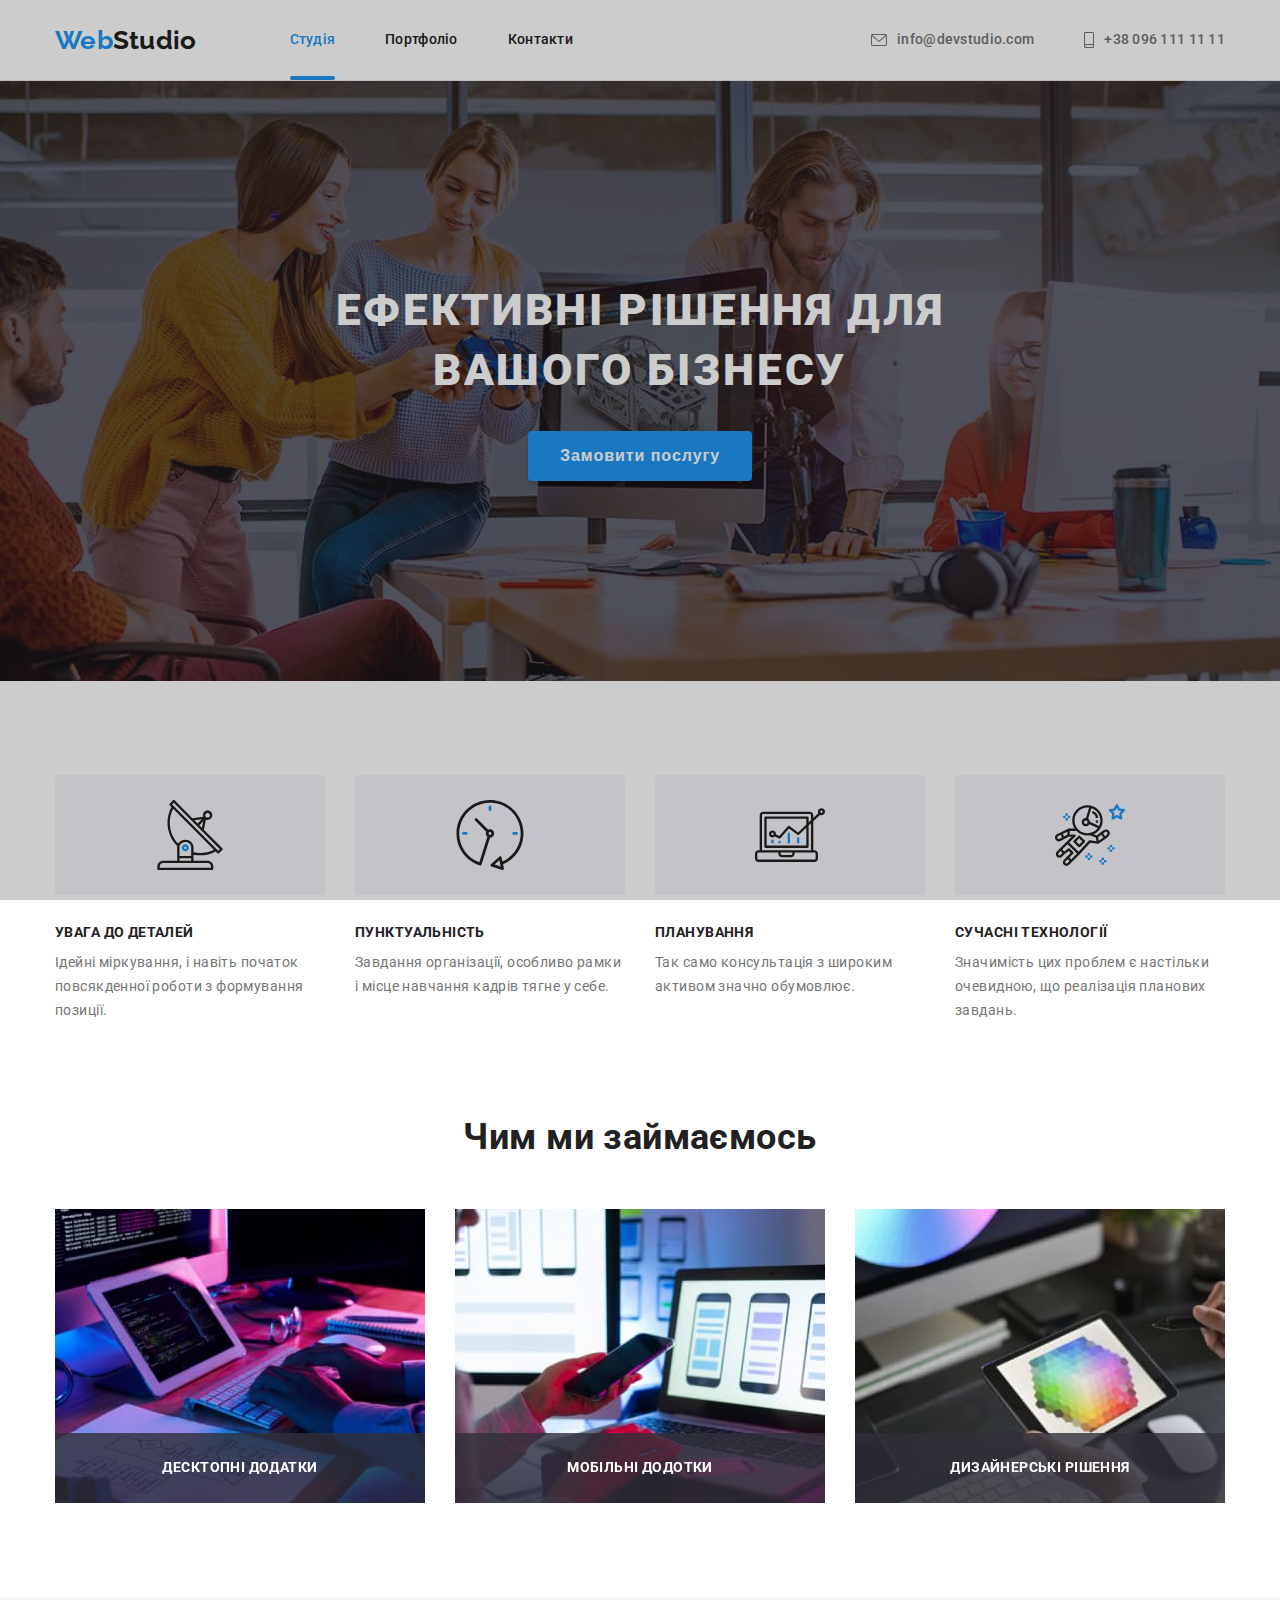
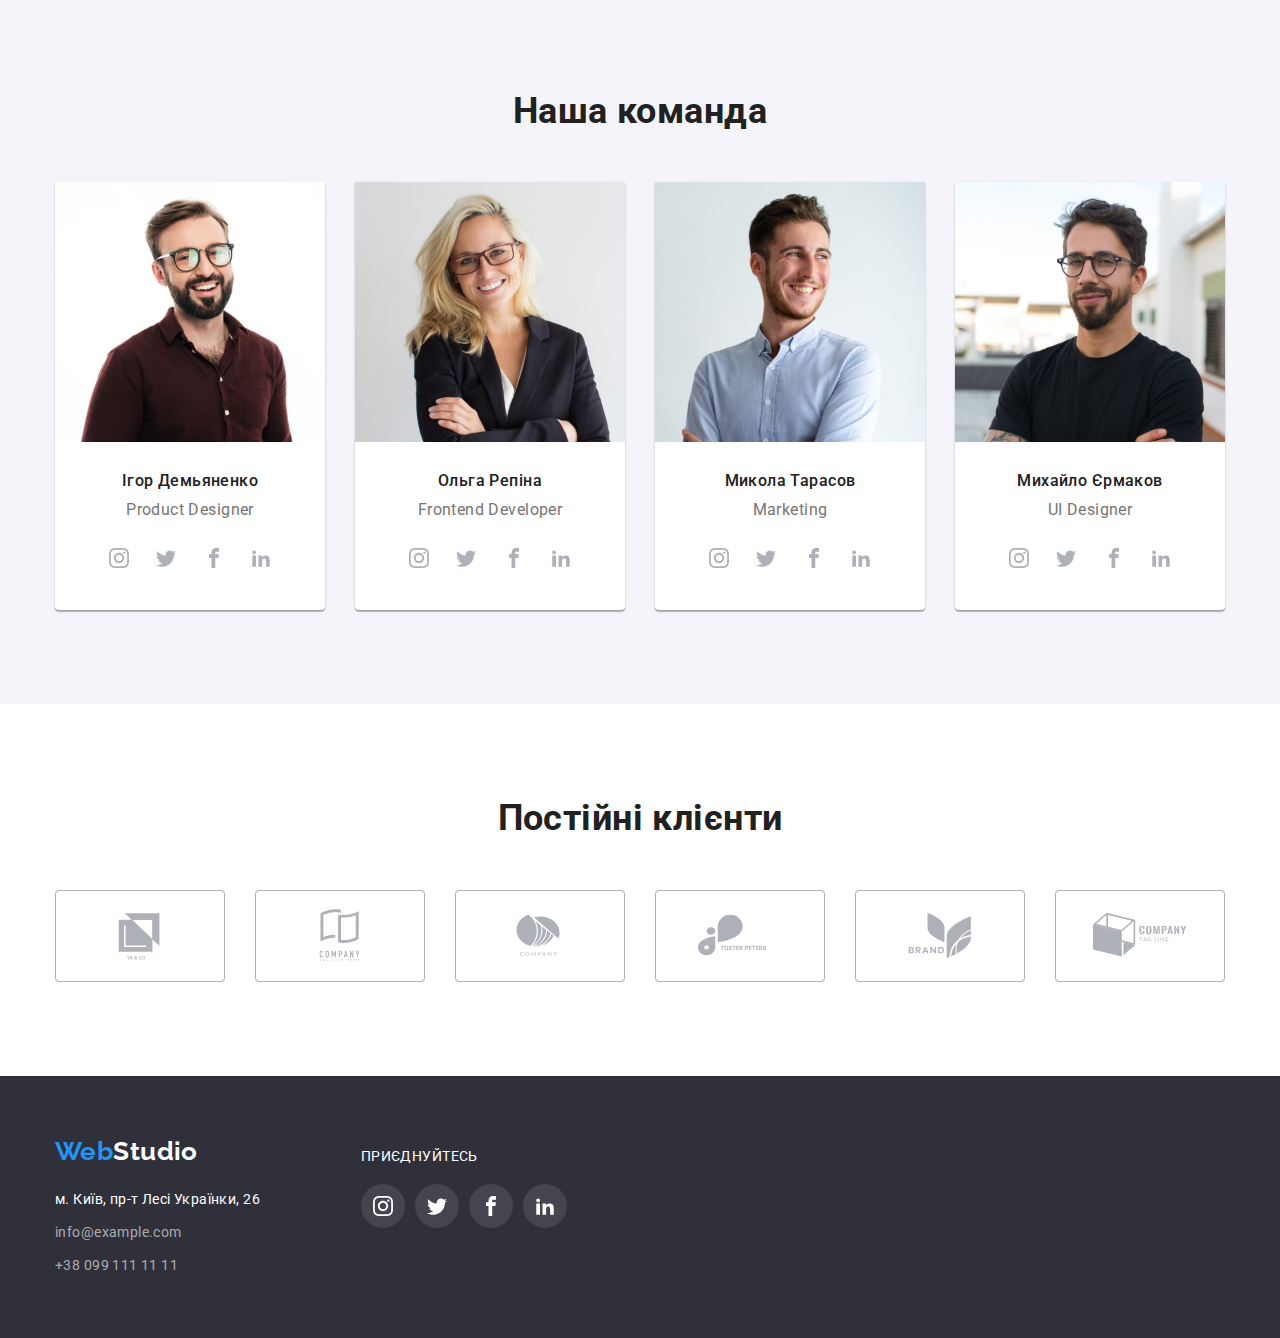
<file: index.html>
<!DOCTYPE html>
<html lang="uk">
<head>
    <meta charset="UTF-8">
    <meta http-equiv="X-UA-Compatible" content="IE=edge">
    <meta name="viewport" content="width=device-width, initial-scale=1.0">
    <title>Web Studio</title>
    <link rel="preconnect" href="https://fonts.googleapis.com">
    <link rel="preconnect" href="https://fonts.gstatic.com" crossorigin>
    <link href="https://fonts.googleapis.com/css2?family=Raleway:wght@700&family=Roboto:wght@400;500;700;900&display=swap"
        rel="stylesheet">
    <link rel="stylesheet" href="./css/style.css" />
</head>
<body>
    <header class="header-page">
        <div class="container header-container">
        <nav class="nav-page">
        <a href="./index.html" class="logo link"><span class="logo-text">Web</span>Studio</a>
        
            <ul class="nav list">
                <li class="item"><a href="./index.html" class="link current">Студія</a></li>
                <li class="item"><a href="./portfolio.html" class="link">Портфоліо</a></li>
                <li class="item"><a href="" class="link">Контакти</a></li>
            </ul>
        </nav>

        <div>
            <ul class="list connection">               
                <li class="connection-item">
                <a href="mailto:info@devstudio.com" class="link icon-list">
                    <svg class="connection-icon" width="16" height="12">
                        <use href="./images/svg/sprite.svg#icon-envelope" ></use>
                    </svg>
                    info@devstudio.com</a>
                </li>

                <li class="connection-item">
                <a href="tel:+380961111111" class="link icon-list">
                    <svg class="connection-icon" width="10" height="16">
                        <use href="./images/svg/sprite.svg#icon-smartphone"></use>
                    </svg>
                    +38 096 111 11 11</a>
                </li>
            </ul>
        </div>
        </div>
    </header>
    <main>
        <section class="hero section overlay">
                    <h1 class="hero-title">ЕФЕКТИВНІ РІШЕННЯ ДЛЯ ВАШОГО БІЗНЕСУ</h1>
                    <button type="button" class="button-hero" data-modal-open>Замовити послугу</button>
                    <div class="backdrop"></div>
        </section>

        <section class="section section-preference">
            <h2 class="hide">Переваги</h2>
            <div class="container">
                <ul class="list preference-list">
                    <li class="preference-item">
                        <div class="preference-icon">
                            <svg class="preference-icons">
                                <use href="./images/svg/sprite.svg#icon-antenna"></use>
                            </svg>
                        </div>
                        <h3 class="preference-title">Увага до деталей</h3>
                        <p>Ідейні міркування, і навіть початок повсякденної роботи з формування позиції.</p>
                    </li>
                    <li class="preference-item">
                            <div class="preference-icon">
                                <svg class="preference-icons">
                                <use href="./images/svg/sprite.svg#icon-clock"></use>
                            </svg>
                            </div>
                        <h3 class="preference-title">Пунктуальність</h3>
                        <p>Завдання організації, особливо рамки і місце навчання кадрів тягне у себе.</p>
                    </li>
                    <li class="preference-item">
                        <div class="preference-icon">
                            <svg class="preference-icons">
                                <use href="./images/svg/sprite.svg#icon-diagram"></use>
                            </svg>
                        </div>
                        <h3 class="preference-title">Планування</h3>
                        <p>Так само консультація з широким активом значно обумовлює.</p>
                    </li>
                    <li class="preference-item">
                        <div class="preference-icon">
                            <svg class="preference-icons">
                                <use href="./images/svg/sprite.svg#icon-astronaut"></use>
                            </svg>
                        </div>
                        <h3 class="preference-title">Сучасні технології</h3>
                        <p>Значимість цих проблем є настільки очевидною, що реалізація планових завдань.</p>
                    </li>
                </ul>
            </div>
        </section>

        <section class="section section-gadgets">
            <h2 class="section-title">Чим ми займаємось</h2>
            <div class="container">
                <ul class="list gadgets-list">
                    <li class="gadgets-item">
                        <div class="gadgets">
                            <img src="./images/laptop.jpg" alt="Ноутбук" width="370" height="294">
                            <p class="gadgets-text">Десктопні додатки</p>
                        </div>
                        
                    </li>
                    <li class="gadgets-item">
                        <div class="gadgets phone-text">
                            <img src="./images/phone.jpg" alt="Телефон" width="370" height="294">
                            <p class="gadgets-text">Мобільні додотки</p>
                        </div>
                    </li>
                    <li class="gadgets-item">
                        <div class="gadgets tablet-text">
                            <img src="./images/tablet.jpg" alt="Планшет" width="370" height="294">
                            <p class="gadgets-text">Дизайнерські рішення</p>
                        </div>
                    </li>
                </ul>
            </div>
        </section>

        <section class="section  section-team">
            <h2 class="section-title">Наша команда</h2>
            <div class="container">
                <ul class="list team-items">
                    <li class="team-list">
                        <div>
                            <img src="./images/Igor_Demyanenko.jpg" alt="Igor_Demyanenko" width="270" height="260">
                        
                            <div class="team">
                                <h3 class="name">Ігор Демьяненко</h3>
                                <p lang="en" class="team-position">Product Designer</p>
                                <div class="social-team">
                                    <ul class="list">
                                        <li class="icons-list">
                                            <a class="social-networks" href="">
                                                <svg class="connection-icons">
                                                    <use href="./images/svg/sprite.svg#instagram"></use>
                                                </svg>
                                            </a>
                                        </li>
                                        <li class="icons-list">
                                            <a class="social-networks" href="">
                                                <svg class="connection-icons">
                                                    <use href="./images/svg/sprite.svg#twitter"></use>
                                                </svg>
                                            </a>
                                        </li>
                                        <li class="icons-list">
                                            <a class="social-networks" href="">
                                                <svg class="connection-icons">
                                                    <use href="./images/svg/sprite.svg#facebook"></use>
                                                </svg>
                                            </a>
                                        </li>
                                        <li class="icons-list">
                                            <a class="social-networks" href="">
                                                <svg class="connection-icons">
                                                    <use href="./images/svg/sprite.svg#linkedin"></use>
                                                </svg>
                                            </a>
                                        </li>
                                    </ul>
                                </div>
                            </div>
                                    </li>
                                    <li class="team-list">
                                        <div>
                                            <img src="./images/Olha_Repina.jpg" alt="Olha_Repina" width="270" height="260">
                                    
                                            <div class="team">
                                                <h3 class="name">Ольга Репіна</h3>
                                                <p lang="en" class="team-position">Frontend Developer</p>
                                                <div class="social-team">
                                    <ul class="list">
                                        <li class="icons-list">
                                            <a class="social-networks" href="">
                                                <svg class="connection-icons">
                                                    <use href="./images/svg/sprite.svg#instagram"></use>
                                                </svg>
                                            </a>
                                        </li>
                                        <li class="icons-list">
                                            <a class="social-networks" href="">
                                                <svg class="connection-icons">
                                                    <use href="./images/svg/sprite.svg#twitter"></use>
                                                </svg>
                                            </a>
                                        </li>
                                        <li class="icons-list">
                                            <a class="social-networks" href="">
                                                <svg class="connection-icons">
                                                    <use href="./images/svg/sprite.svg#facebook"></use>
                                                </svg>
                                            </a>
                                        </li>
                                        <li class="icons-list">
                                            <a class="social-networks" href="">
                                                <svg class="connection-icons">
                                                    <use href="./images/svg/sprite.svg#linkedin"></use>
                                                </svg>
                                            </a>
                                        </li>
                                    </ul>
                                </div>
                                            </div>
                                        </div>
                                    </li>
                                    <li class="team-list">
                                        <div>
                                            <img src="./images/Mykola_Tarasov.jpg" alt="Mykola_Tarasov" width="270" height="260">
                                    
                                            <div class="team">
                                                <h3 class="name">Микола Тарасов</h3>
                                                <p lang="en" class="team-position">Marketing</p>
                                                <div class="social-team">
                                    <ul class="list">
                                        <li class="icons-list">
                                            <a class="social-networks" href="">
                                                <svg class="connection-icons">
                                                    <use href="./images/svg/sprite.svg#instagram"></use>
                                                </svg>
                                            </a>
                                        </li>
                                        <li class="icons-list">
                                            <a class="social-networks" href="">
                                                <svg class="connection-icons">
                                                    <use href="./images/svg/sprite.svg#twitter"></use>
                                                </svg>
                                            </a>
                                        </li>
                                        <li class="icons-list">
                                            <a class="social-networks" href="">
                                                <svg class="connection-icons">
                                                    <use href="./images/svg/sprite.svg#facebook"></use>
                                                </svg>
                                            </a>
                                        </li>
                                        <li class="icons-list">
                                            <a class="social-networks" href="">
                                                <svg class="connection-icons">
                                                    <use href="./images/svg/sprite.svg#linkedin"></use>
                                                </svg>
                                            </a>
                                        </li>
                                    </ul>
                                </div>
                                            </div>
                                        </div>
                                    </li>
                                    <li class="team-list">
                                        <div>
                                            <img src="./images/Mikhail_Yermakov.jpg" alt="Mikhail_Yermakov" width="270" height="260">
                                    
                                            <div class="team">
                                                <h3 class="name">Михайло Єрмаков</h3>
                                                <p lang="en" class="team-position">UI Designer</p>
                                                <div class="social-team">
                                    <ul class="list">
                                        <li class="icons-list">
                                            <a class="social-networks" href="">
                                                <svg class="connection-icons">
                                                    <use href="./images/svg/sprite.svg#instagram"></use>
                                                </svg>
                                            </a>
                                        </li>
                                        <li class="icons-list">
                                            <a class="social-networks" href="">
                                                <svg class="connection-icons">
                                                    <use href="./images/svg/sprite.svg#twitter"></use>
                                                </svg>
                                            </a>
                                        </li>
                                        <li class="icons-list">
                                            <a class="social-networks" href="">
                                                <svg class="connection-icons">
                                                    <use href="./images/svg/sprite.svg#facebook"></use>
                                                </svg>
                                            </a>
                                        </li>
                                        <li class="icons-list">
                                            <a class="social-networks" href="">
                                                <svg class="connection-icons">
                                                    <use href="./images/svg/sprite.svg#linkedin"></use>
                                                </svg>
                                            </a>
                                        </li>
                                    </ul>
                                </div>
                                            </div>
                                        </div>
                                    </li>
                                    </ul>
                                </div>
            </div>
        </section>

        <section class="section section-customers">
            <h2 class="section-title">Постійні клієнти</h2>
                <div class="container">
                    
                <ul class="list customers">
                    <li>
                        <a class="customer" href="" width="170" height="92">
                            <svg class="icon-customers">
                                <use href="./images/svg/sprite.svg#customers-one"></use>
                            </svg>
                        </a>
                    </li>
                    <li>
                        <a class="customer" href="" width="170" height="92">
                            <svg class="icon-customers">
                                <use href="./images/svg/sprite.svg#customers-two"></use>
                            </svg>
                        </a>
                    </li>
                    <li>
                        <a class="customer" href="" width="170" height="92">
                            <svg class="icon-customers">
                                <use href="./images/svg/sprite.svg#customers-three"></use>
                            </svg>
                        </a>
                    </li>
                    <li>
                        <a class="customer" href="" width="170" height="92">
                            <svg class="icon-customers">
                                <use href="./images/svg/sprite.svg#customers-four"></use>
                            </svg>
                        </a>
                    </li>
                    <li>
                        <a class="customer" href="" width="170" height="92">
                            <svg class="icon-customers">
                                <use href="./images/svg/sprite.svg#customers-five"></use>
                            </svg>
                        </a>
                    </li>
                    <li>
                        <a class="customer" href="" width="170" height="92">
                            <svg class="icon-customers">
                                <use href="./images/svg/sprite.svg#customers-six"></use>
                            </svg>
                        </a>
                    </li>
                </ul>
                </div>
        </section>
                  
    </main>

    <footer class="footer-page">
        <div class="container footer-container">
            <div class="footer-content">
                <a href="./index.html" class="link logo"><span class="logo-text">Web</span>Studio</a>
            <ul class="list">
                <li class="footer-list"><address class="address">м. Київ, пр-т Лесі Українки, 26</address></li>
                <li class="footer-list"><a href="mailto:info@example.com" class="footer-link link">info@example.com</a></li>
                <li class="footer-list"><a href="tel:+380991111111" class="footer-link link">+38 099 111 11 11</a></li>
            </ul>
            </div>
            
            <div class="join">
                <p class="footer-text">приєднуйтесь</p>
                <ul class="list social-team">
                                        <li class="icons-list-footer">
                                            <a class="social-networks footer-social-networks" href="">
                                                <svg class="connection-icons">
                                                    <use href="./images/svg/sprite.svg#instagram"></use>
                                                </svg>
                                            </a>
                                        </li>
                                        <li class="icons-list-footer">
                                            <a class="social-networks footer-social-networks" href="">
                                                <svg class="connection-icons">
                                                    <use href="./images/svg/sprite.svg#twitter"></use>
                                                </svg>
                                            </a>
                                        </li>
                                        <li class="icons-list-footer">
                                            <a class="social-networks footer-social-networks" href="">
                                                <svg class="connection-icons">
                                                    <use href="./images/svg/sprite.svg#facebook"></use>
                                                </svg>
                                            </a>
                                        </li>
                                        <li class="icons-list">
                                            <a class="social-networks footer-social-networks" href="">
                                                <svg class="connection-icons">
                                                    <use href="./images/svg/sprite.svg#linkedin"></use>
                                                </svg>
                                            </a>
                                        </li>
                                    </ul>
            </div>
            
        </div>
        
    </footer>

    <div class="backdrop is-hidden" data-modal>
        <div class="modal">
            <button class="icon-close" data-modal-close>
                <svg width="11" height="11">
                    <use href="./images/svg/sprite.svg#icon-close"></use>
                </svg>
            </button>
        </div>
    </div>

    <script src="./js/modal.js"></script>
</body>
</html>
</file>
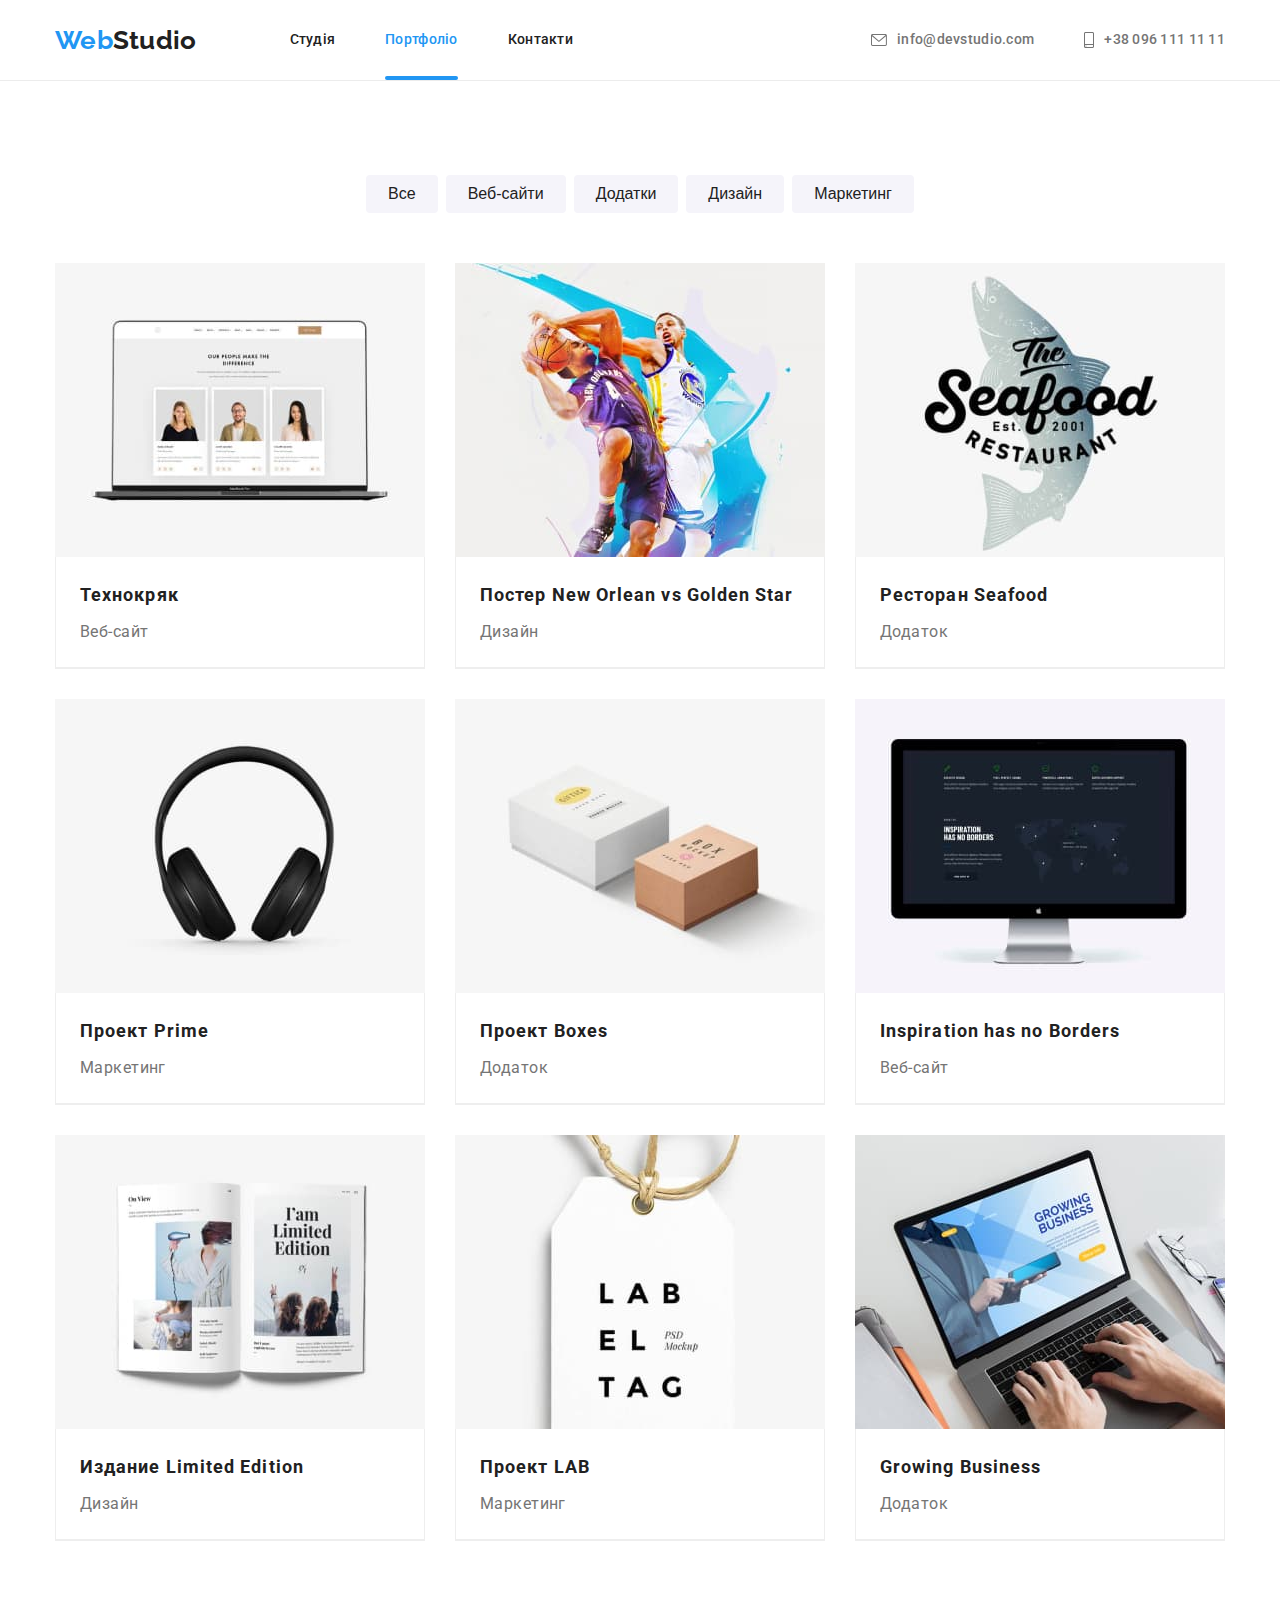
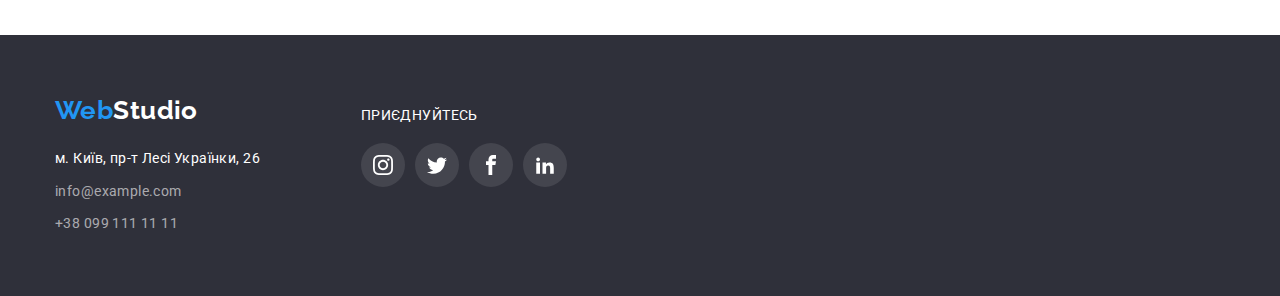
<file: portfolio.html>
<!DOCTYPE html>
<html lang="uk">
  <head>
    <meta charset="UTF-8" />
    <meta http-equiv="X-UA-Compatible" content="IE=edge" />
    <meta name="viewport" content="width=device-width, initial-scale=1.0" />
    <title>Web Studio</title>
    <link rel="preconnect" href="https://fonts.googleapis.com" />
    <link rel="preconnect" href="https://fonts.gstatic.com" crossorigin />
    <link
      href="https://fonts.googleapis.com/css2?family=Raleway:wght@700&family=Roboto:wght@400;500;700;900&display=swap"
      rel="stylesheet"
    />
    <link rel="stylesheet" href="./css/style.css" />
  </head>

  <body>
    <header class="header-page">
      <div class="container header-container">
        <nav class="nav-page">
          <a href="./index.html" class="logo link"><span class="logo-text">Web</span>Studio</a>

          <ul class="nav list">
            <li class="item">
              <a href="./index.html" class="link">Студія</a>
            </li>

            <li class="item">
              <a href="./portfolio.html" class="link current">Портфоліо</a>
            </li>
            <li class="item">
              <a href="" class="link">Контакти</a>
            </li>
          </ul>
        </nav>

        <div>
          <ul class="list connection">
            <li class="connection-item">
              <a href="mailto:info@devstudio.com" class="link icon-list">
                <svg class="connection-icon" width="16" height="12">
                  <use href="./images/svg/sprite.svg#icon-envelope"></use>
                </svg>
                info@devstudio.com</a
              >
            </li>

            <li class="connection-item">
              <a href="tel:+380961111111" class="link icon-list">
                <svg class="connection-icon" width="10" height="16">
                  <use href="./images/svg/sprite.svg#icon-smartphone"></use>
                </svg>
                +38 096 111 11 11</a
              >
            </li>
          </ul>
        </div>
      </div>
    </header>

    <main class="main-portfolio section">
      <h1 class="title-portfolio">Портфоліо</h1>
      <section class="section-filter container">
        <h2 class="title-portfolio">фільтр</h2>
        <ul class="list filter">
          <li class="item-filter">
            <button type="button" class="portfolio-filter">Все</button>
          </li>
          <li class="item-filter">
            <button type="button" class="portfolio-filter">Веб-сайти</button>
          </li>
          <li class="item-filter">
            <button type="button" class="portfolio-filter">Додатки</button>
          </li>
          <li class="item-filter">
            <button type="button" class="portfolio-filter">Дизайн</button>
          </li>
          <li class="item-filter">
            <button type="button" class="portfolio-filter">Маркетинг</button>
          </li>
        </ul>
      </section>
      <section class="container">
        <h2 class="title-portfolio">Проекти</h2>
        <ul class="list portfolio-container">
          <li class="portfolio-list">
            <div class="portfolio-text">
              <img src="./images/Projects/Project-1.jpg" alt="Project-1" />
              <div class="hidden-text">
                <p>
                  Ресурс предлагает комплексные предложения с разным уровнем функционала и сервисов.
                  Все это позволит посетителю получить исчерпывающие сведения о компании или частном
                  лице.
                </p>
              </div>
            </div>

            <div class="project-name">
              <h3 class="title-project">Технокряк</h3>
              <p class="portfolio-description">Веб-сайт</p>
            </div>
          </li>
          <li class="portfolio-list">
            <div class="portfolio-text">
              <img class="technocrack-1" src="./images/Projects/Project-2.jpg" alt="Project-1" />
              <div class="hidden-text">
                <p>
                  Ресурс предлагает комплексные предложения с разным уровнем функционала и сервисов.
                  Все это позволит посетителю получить исчерпывающие сведения о компании или частном
                  лице.
                </p>
              </div>
            </div>
            <div class="project-name">
              <h3 lang="en" class="title-project">Постер New Orlean vs Golden Star</h3>
              <p class="portfolio-description">Дизайн</p>
            </div>
          </li>
          <li class="portfolio-list">
            <div class="portfolio-text">
              <img class="technocrack-1" src="./images/Projects/Project-3.jpg" alt="Project-1" />
              <div class="hidden-text">
                <p>
                  Ресурс предлагает комплексные предложения с разным уровнем функционала и сервисов.
                  Все это позволит посетителю получить исчерпывающие сведения о компании или частном
                  лице.
                </p>
              </div>
            </div>
            <div class="project-name">
              <h3 class="title-project">Ресторан <span lang="en">Seafood</span></h3>
              <p class="portfolio-description">Додаток</p>
            </div>
          </li>
          <li class="portfolio-list">
            <div class="portfolio-text">
              <img class="technocrack-1" src="./images/Projects/Project-4.jpg" alt="Project-1" />
              <div class="hidden-text">
                <p>
                  Ресурс предлагает комплексные предложения с разным уровнем функционала и сервисов.
                  Все это позволит посетителю получить исчерпывающие сведения о компании или частном
                  лице.
                </p>
              </div>
            </div>
            <div class="project-name">
              <h3 class="title-project">Проект <span lang="en">Prime</span></h3>
              <p class="portfolio-description">Маркетинг</p>
            </div>
          </li>
          <li class="portfolio-list">
            <div class="portfolio-text">
              <img class="technocrack-1" src="./images/Projects/Project-5.jpg" alt="Project-1" />
              <div class="hidden-text">
                <p>
                  Ресурс предлагает комплексные предложения с разным уровнем функционала и сервисов.
                  Все это позволит посетителю получить исчерпывающие сведения о компании или частном
                  лице.
                </p>
              </div>
            </div>
            <div class="project-name">
              <h3 class="title-project">Проект <span lang="en">Boxes</span></h3>
              <p class="portfolio-description">Додаток</p>
            </div>
          </li>
          <li class="portfolio-list">
            <div class="portfolio-text">
              <img class="technocrack-1" src="./images/Projects/Project-6.jpg" alt="Project-1" />
              <div class="hidden-text">
                <p>
                  Ресурс предлагает комплексные предложения с разным уровнем функционала и сервисов.
                  Все это позволит посетителю получить исчерпывающие сведения о компании или частном
                  лице.
                </p>
              </div>
            </div>
            <div class="project-name">
              <h3 lang="en" class="title-project">Inspiration has no Borders</h3>
              <p class="portfolio-description">Веб-сайт</p>
            </div>
          </li>
          <li class="portfolio-list">
            <div class="portfolio-text">
              <img class="technocrack-1" src="./images/Projects/Project-7.jpg" alt="Project-1" />
              <div class="hidden-text">
                <p>
                  Ресурс предлагает комплексные предложения с разным уровнем функционала и сервисов.
                  Все это позволит посетителю получить исчерпывающие сведения о компании или частном
                  лице.
                </p>
              </div>
            </div>
            <div class="project-name">
              <h3 class="title-project">Издание <span lang="en">Limited Edition</span></h3>
              <p class="portfolio-description">Дизайн</p>
            </div>
          </li>
          <li class="portfolio-list">
            <div class="portfolio-text">
              <img class="technocrack-1" src="./images/Projects/Project-8.jpg" alt="Project-1" />
              <div class="hidden-text">
                <p>
                  Ресурс предлагает комплексные предложения с разным уровнем функционала и сервисов.
                  Все это позволит посетителю получить исчерпывающие сведения о компании или частном
                  лице.
                </p>
              </div>
            </div>
            <div class="project-name">
              <h3 class="title-project">Проект <span lang="en">LAB</span></h3>
              <p class="portfolio-description">Маркетинг</p>
            </div>
          </li>
          <li class="portfolio-list">
            <div class="portfolio-text">
              <img class="technocrack-1" src="./images/Projects/Project-9.jpg" alt="Project-1" />
              <div class="hidden-text">
                <p>
                  Ресурс предлагает комплексные предложения с разным уровнем функционала и сервисов.
                  Все это позволит посетителю получить исчерпывающие сведения о компании или частном
                  лице.
                </p>
              </div>
            </div>
            </div>
            <div class="project-name">
              <h3 lang="en" class="title-project">Growing Business</h3>
              <p class="portfolio-description">Додаток</p>
            </div>
          </li>
        </ul>
      </section>
    </main>

    <footer class="footer-page">
      <div class="container footer-container">
        <div class="footer-content">
          <a href="./index.html" class="link logo"><span class="logo-text">Web</span>Studio</a>
          <ul class="list">
            <li class="footer-list">
              <address class="address">м. Київ, пр-т Лесі Українки, 26</address>
            </li>
            <li class="footer-list">
              <a href="mailto:info@example.com" class="footer-link link">info@example.com</a>
            </li>
            <li class="footer-list">
              <a href="tel:+380991111111" class="footer-link link">+38 099 111 11 11</a>
            </li>
          </ul>
        </div>

        <div class="join">
          <p class="footer-text">приєднуйтесь</p>
          <ul class="list social-team">
            <li class="icons-list-footer">
              <a class="social-networks footer-social-networks" href="">
                <svg class="connection-icons">
                  <use href="./images/svg/sprite.svg#instagram"></use>
                </svg>
              </a>
            </li>
            <li class="icons-list-footer">
              <a class="social-networks footer-social-networks" href="">
                <svg class="connection-icons">
                  <use href="./images/svg/sprite.svg#twitter"></use>
                </svg>
              </a>
            </li>
            <li class="icons-list-footer">
              <a class="social-networks footer-social-networks" href="">
                <svg class="connection-icons">
                  <use href="./images/svg/sprite.svg#facebook"></use>
                </svg>
              </a>
            </li>
            <li class="icons-list">
              <a class="social-networks footer-social-networks" href="">
                <svg class="connection-icons">
                  <use href="./images/svg/sprite.svg#linkedin"></use>
                </svg>
              </a>
            </li>
          </ul>
        </div>
      </div>
    </footer>
  </body>
</html>
</file>
<file: css/style.css>
:root {
  --primary-text-color: #757575;
  --title-text-color: #212121;
  --accent-color: #2196f3;
  --white-text-color: #ffffff;
}

*,
::after,
::before {
  margin: 0;
  padding: 0;
  box-sizing: border-box;
}

:hover,
:focus {
  transition-property: fill, background-color, color, box-shadow;
  transition-duration: 250ms;
  transition-timing-function: cubic-bezier(0.4, 0, 0.2, 1);
  transition-delay: 0;
}

body {
  color: var(--primary-text-color);
  background-color: #ffffff;

  font-family: Roboto, sans-serif;
  letter-spacing: 0.03em;
  font-size: 14px;
  line-height: 1.71;
}

a {
  text-decoration: none;
}

img {
  display: block;
  max-width: 100%;
  height: auto;
}

.section {
  padding: 94px 0;
}

.container {
  width: 1200px;
  padding: 0 15px;
  margin: 0 auto;
}

.list {
  list-style: none;
}
.link {
  text-decoration: none;
}

.hide,
.title-portfolio {
  width: 1px;
  height: 1px;
  overflow: hidden;
  opacity: 0;
  margin-top: -1px;
}

/* header */

.header-container,
.nav-page,
.nav,
.list.connection {
  display: flex;
  justify-content: space-between;
}

.header-page {
  border-bottom: 1px solid #ececec;
}

.nav-page {
  align-items: center;
}

.logo {
  color: var(--title-text-color);

  font-family: Raleway, sans-serif;
  font-weight: 700;
  font-size: 26px;
  line-height: 1.19;

  margin-right: 93px;
}
.logo-text {
  color: var(--accent-color);
}

.header-page {
  font-weight: 500;
  font-size: 14px;
  line-height: 1.14;
  letter-spacing: 0.02em;
}

.item {
  display: flex;
  position: relative;
}

.current::after {
  display: flex;
  position: absolute;
  content: '';
  width: 100%;
  height: 4px;
  background-color: var(--accent-color);
  bottom: 0;
  border-radius: 2px;
}

.item:not(:last-child) {
  margin-right: 50px;
}

.connection-item:not(:last-child) {
  margin-right: 50px;
}

.nav .link {
  color: var(--title-text-color);
  padding: 32px 0;
  display: block;
}
.nav .link.current {
  color: var(--accent-color);
}

.nav .link:hover,
.nav .link:focus {
  color: var(--accent-color);
}

.connection-icon {
  margin-right: 10px;
}

.icon-list {
  fill: var(--primary-text-color);
}

.icon-list:hover,
.connection-item:hover,
.icon-list:focus,
.connection-item:focus {
  fill: var(--accent-color);
}

.connection .link {
  color: var(--primary-text-color);
  padding: 32px 0;
  display: inline-flex;
  align-items: center;
}

.connection .link:hover,
.connection .link:focus {
  color: var(--accent-color);
}

/* hero */

.hero {
  background-color: #2f303a;
  padding: 200px 0;
  text-align: center;
}
.hero-title {
  color: var(--white-text-color);

  font-weight: 900;
  font-size: 44px;
  line-height: 1.36;
  text-align: center;
  letter-spacing: 0.06em;

  max-width: 650px;
  margin: 0 auto;
  margin-bottom: 30px;
}

.overlay {
  max-width: 1600px;
  height: 600px;
  margin-left: auto;
  margin-right: auto;
  background-image: linear-gradient(to right, rgba(47, 48, 58, 0.4), rgba(47, 48, 58, 0.4)),
    url(../images/header/hero.jpg);

  background-repeat: no-repeat;
  background-position: center;
  background-size: cover;
}

.section-title {
  color: var(--title-text-color);

  font-weight: 700;
  font-size: 36px;
  line-height: 1.16;
  margin-bottom: 50px;
}

/* main */

.preference-title {
  color: var(--title-text-color);

  font-weight: 700;
  font-size: 14px;
  line-height: 1.14;
  text-transform: uppercase;

  margin-bottom: 10px;
}
.preference-list {
  display: flex;
  margin-right: -30px;
}

.preference-item {
  flex-basis: calc(100% / 4 - 30px);
  margin-right: 30px;
}

.preference-icon {
  display: flex;
  width: 270px;
  height: 120px;
  background-color: #f5f4fa;
  border-radius: 4px;
  margin-bottom: 30px;

  /* display: flex; */
  justify-content: center;
  align-items: center;
}

.preference-icons {
  width: 70px;
  height: 70px;
}

/* gadgets */

.section-gadgets {
  text-align: center;
  padding-top: 0;
}
.gadgets-list {
  display: flex;
  justify-content: space-between;
}

.gadgets-item {
  /* display: block; */
  position: relative;
}

.gadgets::before {
  display: flex;
  position: absolute;
  content: '';
  width: 100%;
  height: 70px;
  background-color: rgba(47, 48, 58, 0.8);
  bottom: 0;
}

.gadgets-text {
  display: flex;
  position: absolute;
  content: '';
  width: 100%;
  height: 70px;
  bottom: 0;

  color: var(--white-text-color);
  text-transform: uppercase;
  font-weight: 700;
  justify-content: center;
  align-items: center;
}

/* --team-- */

.section-team {
  background-color: #f5f4fa;
  text-align: center;
}
.team-items {
  display: flex;
  flex-wrap: wrap;
  justify-content: space-between;
}

.team-list {
  background-color: var(--white-text-color);
  box-shadow: 0px 1px 3px rgba(0, 0, 0, 0.12), 0px 1px 1px rgba(0, 0, 0, 0.14),
    0px 2px 1px rgba(0, 0, 0, 0.2);
  border-radius: 0px 0px 4px 4px;
}

.team {
  padding-top: 30px;
  padding-bottom: 30px;
  padding-left: 30px;
  padding-right: 30px;
}

.name {
  color: var(--title-text-color);

  font-weight: 500;
  font-size: 16px;
  line-height: 1.18;
  text-align: center;

  margin-bottom: 10px;
}
.team-position {
  font-size: 16px;
  line-height: 1.18;
  text-align: center;
  margin-bottom: 16px;
}

.social-team {
  display: flex;
  justify-content: center;
}

.icons-list {
  display: inline-flex;
  background-size: cover;

  justify-content: center;
  align-items: center;
}

.connection-icons {
  width: 20px;
  height: 20px;
}

.social-networks {
  fill: #afb1b8;
  width: 44px;
  height: 44px;

  display: flex;
  justify-content: center;
  align-items: center;
  border-radius: 50%;
}

.social-networks:hover,
.connection-icons:hover,
.social-networks:focus,
.connection-icons:focus {
  fill: var(--white-text-color);
  background-color: var(--accent-color);
}

/* customers */

.section-customers {
  text-align: center;
}

.customers {
  display: flex;
  justify-content: space-between;
}

.customer {
  fill: #afb1b8;
  width: 170px;
  height: 92px;

  display: flex;
  justify-content: center;
  align-items: center;

  border: 1px solid #afb1b8;
  box-sizing: border-box;
  border-radius: 4px;
}

.icon-customers {
  display: inline-flex;
  justify-items: center;
  align-items: center;

  width: 106px;
  height: 62px;
}

.customer:hover,
.customer:focus {
  fill: var(--accent-color);
  border: 1px solid var(--accent-color);
  border-radius: 4px;
}

/* button */

[type='button'] {
  cursor: pointer;
  border: none;
}

.button-hero {
  color: var(--white-text-color);
  background-color: var(--accent-color);
  box-shadow: 0px 4px 4px rgba(0, 0, 0, 0.15);
  border-radius: 4px;

  font-weight: 700;
  font-size: 16px;
  line-height: 1.87;
  letter-spacing: 0.06em;
  border: none;

  padding: 10px 32px;
}
.button-hero:hover,
.button-hero:focus {
  background: #188ce8;
}

/* footer */

.footer-page {
  display: flex;

  background-color: #2f303a;
  padding-top: 60px;
  padding-bottom: 60px;
  display: flex;
}

.footer-container {
  display: flex;
}

.footer-content {
  margin-right: 70px;
}

.footer-list:not(:last-child) {
  margin-bottom: 9px;
}

.address {
  font-style: normal;
  color: var(--white-text-color);

  margin-top: 20px;
}
.footer-page .logo {
  color: var(--white-text-color);
  margin-bottom: 20px;
}
.footer-link {
  color: rgba(255, 255, 255, 0.6);
}
.footer-link:hover,
.footer-link:focus {
  color: var(--accent-color);
}

.footer-text {
  font-weight: 700px;
  font-size: 14px;
  line-height: 16px;
  letter-spacing: 0.03em;
  text-transform: uppercase;
  color: var(--white-text-color);

  margin-bottom: 20px;
}

.footer-social-networks {
  background-color: rgba(255, 255, 255, 0.1);
  fill: var(--white-text-color);
  border-radius: 50%;
}

.icons-list-footer {
  align-items: center;
}

.icons-list-footer:not(:last-child) {
  margin-right: 10px;
}
.join {
  margin-top: 12px;
}

/* portfolio */

.filter {
  display: flex;
  justify-content: center;
  margin-bottom: 34px;
}

.portfolio-filter {
  color: var(--title-text-color);
  font-weight: 500;
  font-size: 16px;
  line-height: 1.62;
  background-color: #f5f4fa;

  border-radius: 4px;
  padding: 6px 22px;
  margin-bottom: 16px;
}

.item-filter:not(:last-child) {
  margin-right: 8px;
}

.portfolio-filter:hover,
.portfolio-filter:focus {
  color: var(--white-text-color);
  background-color: var(--accent-color);
  box-shadow: 0px 3px 1px rgba(0, 0, 0, 0.1), 0px 1px 2px rgba(0, 0, 0, 0.08),
    0px 2px 2px rgba(0, 0, 0, 0.12);
}
.title-project {
  color: var(--title-text-color);
  font-size: 18px;
  line-height: 2;
  letter-spacing: 0.06em;
}
.portfolio-description {
  color: var(--primary-text-color);
  font-size: 16px;
  line-height: 1.87;
}

.portfolio-container {
  display: flex;
  flex-wrap: wrap;
}

.portfolio-list {
  background-color: var(--white-text-color);
  width: calc((100% - 60) / 3);
  border-bottom: 1px solid #eeeeee;

  margin-right: 30px;
  margin-bottom: 30px;
}

.portfolio-text {
  position: relative;
  overflow: hidden;
  background: rgba(33, 150, 243, 0.9);
}

.portfolio-list:hover .hidden-text {
  transform: translatey(0);
}

.hidden-text {
  position: absolute;
  top: 0;
  left: 0;
  width: 100%;
  height: 100%;
  padding: 63px, 24px;

  background-color: rgba(33, 150, 243, 0.9);

  transform: translatey(101%);
  transition: transform 250ms ease;
}

.hidden-text > p {
  position: absolute;
  width: 322px;
  top: 50%;
  left: 50%;
  transform: translate(-50%, -50%);

  color: var(--white-text-color);
  font-weight: 500;
  font-size: 18px;
  line-height: 1.56;
}

.portfolio-list:hover,
.portfolio-list:focus {
  box-shadow: 0px 1px 1px rgba(0, 0, 0, 0.12), 0px 4px 4px rgba(0, 0, 0, 0.06),
    1px 4px 6px rgba(0, 0, 0, 0.16);
}

.portfolio-list:nth-child(3n) {
  margin-right: 0;
}

.portfolio-list:nth-last-child(-n + 3) {
  margin-bottom: 0;
}

.project-name {
  padding: 20px 24px;
  border-bottom: 1px solid #eeeeee;
  border-left: 1px solid #eeeeee;
  border-right: 1px solid #eeeeee;
}
.title-project {
  margin-bottom: 4px;
}

/* backdrop */

.backdrop {
  position: fixed;
  top: 0;
  left: 0;
  width: 100%;
  height: 100%;
  background-color: rgba(0, 0, 0, 0.2);
}

.backdrop.is-hidden {
  opacity: 0;
  pointer-events: none;
}

.modal {
  position: absolute;
  top: 50%;
  left: 50%;
  transform: translate(-50%, -50%);

  min-width: 528px;
  min-height: 581px;

  background-color: var(--white-text-color);
}

.icon-close {
  position: absolute;
  top: 14px;
  right: 14px;

  width: 18px;
  height: 18px;
  display: flex;
  justify-content: center;
  align-items: center;
}

/* #FFFFFF  -  колір білого тексту
#2196F3  - колір синього тексту
#212121  - колір заголовків
#757575  - колір основного текту
rgba(255, 255, 255, 0.6) - колір адрес (футер) */
</file>
